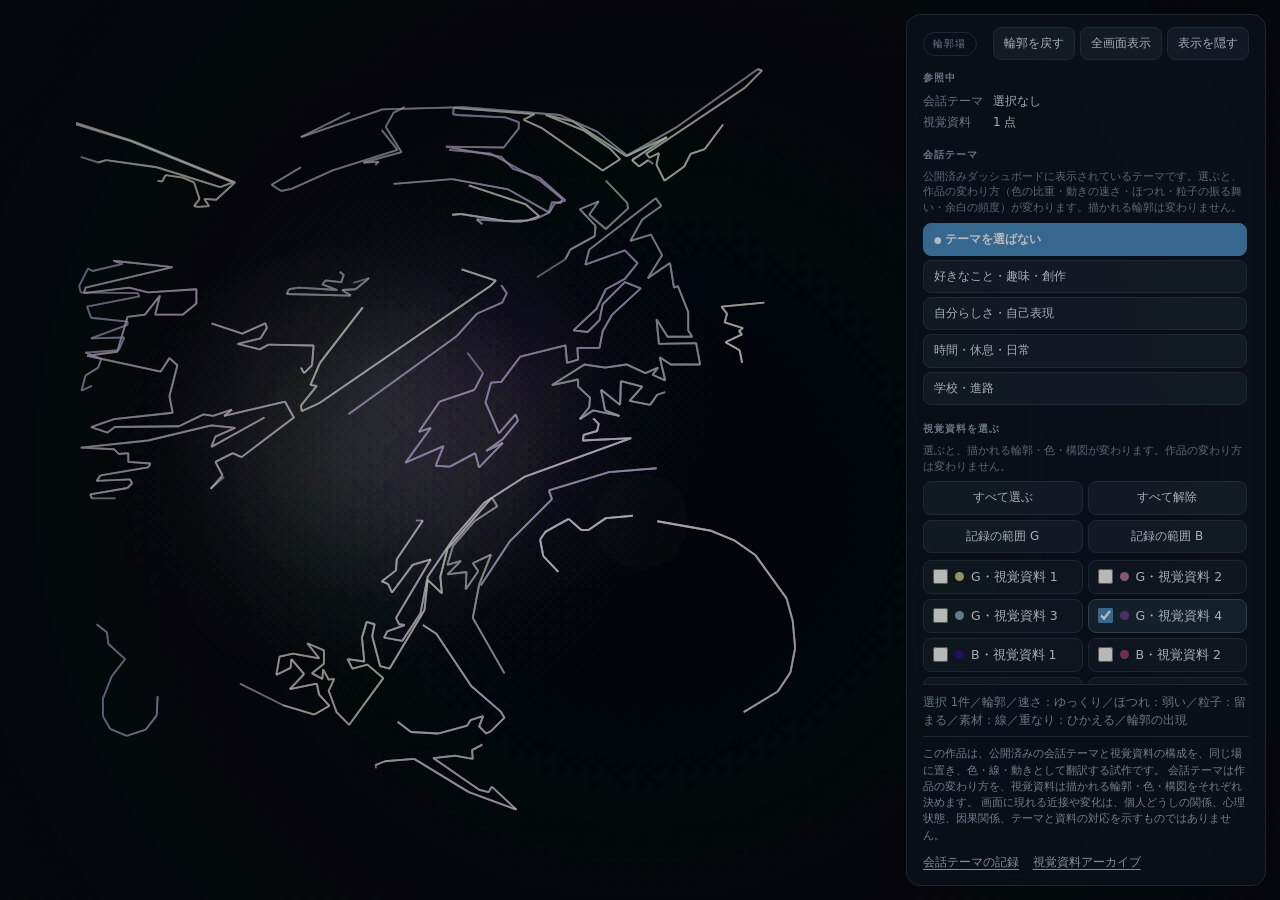
<file: docs/artwork/index.html>
<!doctype html>
<html lang="ja">
<head>
<meta charset="utf-8">
<meta name="viewport" content="width=device-width,initial-scale=1,viewport-fit=cover">
<meta name="robots" content="noindex,nofollow,noarchive">
<meta name="description" content="公開済みの会話テーマと視覚資料の構成を、色・線・動きとして翻訳するインタラクティブ作品。">
<title>輪郭場</title>
<link rel="stylesheet" href="artwork.css">
</head>
<body>
<canvas id="stage" role="img" aria-label="輪郭場の生成表示"></canvas>

<button type="button" id="reveal" class="reveal" aria-expanded="true" aria-controls="panel">操作を表示</button>

<section id="panel" class="panel" aria-label="操作">

  <!-- 画面幅768px以下でのみ表示するハンドル。タップで3段階を切り替える -->
  <button type="button" id="grab" class="grab" aria-expanded="false" aria-controls="panel">
    <span class="grab-bar" aria-hidden="true"></span>
    <span class="grab-sum" id="grabSum">操作</span>
    <span class="grab-arrow" id="grabArrow" aria-hidden="true">▲</span>
  </button>

  <div class="panel-head">
    <p class="badge">輪郭場</p>
    <div class="head-btns" id="headBtns">
      <button type="button" id="restore">輪郭を戻す</button>
      <button type="button" id="fs">全画面表示</button>
      <button type="button" id="hide" aria-controls="panel">表示を隠す</button>
    </div>
  </div>

  <!-- 画面幅768px以下でのみ表示するタブ -->
  <div class="tabs" id="tabs" role="tablist" aria-label="操作の切り替え">
    <button type="button" class="tab" id="tab-theme" data-tab="theme"
            role="tab" aria-selected="true" aria-controls="tp-theme">テーマ</button>
    <button type="button" class="tab" id="tab-material" data-tab="material"
            role="tab" aria-selected="false" aria-controls="tp-material" tabindex="-1">資料</button>
    <button type="button" class="tab" id="tab-transform" data-tab="transform"
            role="tab" aria-selected="false" aria-controls="tp-transform" tabindex="-1">変容</button>
  </div>

  <div class="rows" id="rows">

    <div class="tabpanel" id="tp-theme" data-tab="theme" aria-labelledby="tab-theme">
      <div class="row">
        <h2>参照中</h2>
        <dl id="refState" class="ref"></dl>
      </div>
      <div class="row">
        <h2 id="lblTheme">会話テーマ</h2>
        <p class="hint"><span class="wide-only">公開済みダッシュボードに表示されているテーマです。選ぶと、作品の変わり方（色の比重・動きの速さ・ほつれ・粒子の振る舞い・余白の頻度）が変わります。描かれる輪郭は変わりません。</span><span class="narrow-only">選ぶと作品の変わり方が変わります。輪郭は変わりません。</span></p>
        <div class="themes" role="group" aria-labelledby="lblTheme" id="themes"></div>
      </div>
    </div>

    <div class="tabpanel" id="tp-material" data-tab="material" aria-labelledby="tab-material">
      <div class="row">
        <h2 id="lblPick">視覚資料を選ぶ</h2>
        <p class="hint"><span class="wide-only">選ぶと、描かれる輪郭・色・構図が変わります。作品の変わり方は変わりません。</span><span class="narrow-only">選ぶと輪郭・色・構図が変わります。</span></p>
        <div class="bulk">
          <button type="button" data-bulk="all">すべて選ぶ</button>
          <button type="button" data-bulk="none">すべて解除</button>
          <button type="button" data-bulk="G">記録の範囲 G</button>
          <button type="button" data-bulk="B">記録の範囲 B</button>
        </div>
        <div class="picks" role="group" aria-labelledby="lblPick" id="picks"></div>
        <p class="hint wide-only">G と B は、記録が行われた範囲の区別です。範囲どうしを比べるための表示ではありません。</p>
      </div>
    </div>

    <div class="tabpanel" id="tp-transform" data-tab="transform" aria-labelledby="tab-transform">
      <div class="row narrow">
        <h2 id="lblMode">表現モード</h2>
        <div class="segmented" role="group" aria-labelledby="lblMode">
          <button type="button" data-mode="contour" aria-pressed="true">輪郭</button>
          <button type="button" data-mode="particle" aria-pressed="false">粒子</button>
          <button type="button" data-mode="hybrid" aria-pressed="false">混成</button>
        </div>
      </div>

      <div class="row narrow">
        <h2 id="lblSpeed">動きの速さ</h2>
        <input type="range" id="speed" min="0" max="100" value="22" step="1"
               aria-labelledby="lblSpeed" aria-valuetext="ゆっくり">
      </div>

      <div class="row narrow">
        <h2 id="lblFray">ほつれの強さ</h2>
        <input type="range" id="fray" min="0" max="100" value="32" step="1"
               aria-labelledby="lblFray" aria-valuetext="弱い">
      </div>

      <div class="row narrow">
        <h2 id="lblBeh">粒子の振る舞い</h2>
        <div class="segmented" role="group" aria-labelledby="lblBeh">
          <button type="button" data-behavior="follow" aria-pressed="false">沿う</button>
          <button type="button" data-behavior="drift" aria-pressed="false">漂う</button>
          <button type="button" data-behavior="dwell" aria-pressed="true">留まる</button>
        </div>
      </div>

      <div class="row narrow">
        <h2 id="lblMat">素材の比重</h2>
        <div class="segmented" role="group" aria-labelledby="lblMat">
          <button type="button" data-material="word" aria-pressed="false">言葉</button>
          <button type="button" data-material="line" aria-pressed="true">線</button>
          <button type="button" data-material="color" aria-pressed="false">色</button>
        </div>
      </div>

      <div class="row narrow">
        <h2 id="lblRel">線の重なり</h2>
        <div class="segmented" role="group" aria-labelledby="lblRel">
          <button type="button" data-relation="resonance" aria-pressed="false">響き合う</button>
          <button type="button" data-relation="drift" aria-pressed="false">ずれる</button>
          <button type="button" data-relation="hold" aria-pressed="true">ひかえる</button>
        </div>
      </div>

      <!-- 768px以下では「輪郭を戻す」をこの位置へ移す（artwork.js が移動する） -->
      <div class="row narrow" id="restoreSlot"></div>
    </div>

  </div>

  <!-- 768px以下の短い状態表示 -->
  <p id="stateShort" class="state-short" aria-live="polite"></p>
  <!-- 詳細状態。768px以下では「詳細」ボタンで開閉する -->
  <p id="state" class="state" aria-live="polite"></p>

  <div class="foot">
    <p class="notice-short">変化や近接は、個人の関係・心理・因果・テーマと資料の対応を示しません。</p>
    <div class="foot-btns">
      <button type="button" id="detailBtn" aria-expanded="false" aria-controls="state">詳細</button>
      <button type="button" id="aboutBtn" aria-haspopup="dialog">作品について</button>
    </div>
  </div>

  <!-- 769px以上でのみ表示する全文 -->
  <p class="standing">
    この作品は、公開済みの会話テーマと視覚資料の構成を、同じ場に置き、色・線・動きとして翻訳する試作です。
    会話テーマは作品の変わり方を、視覚資料は描かれる輪郭・色・構図をそれぞれ決めます。
    画面に現れる近接や変化は、個人どうしの関係、心理状態、因果関係、テーマと資料の対応を示すものではありません。
  </p>
  <p class="links">
    <a href="../dashboard/">会話テーマの記録</a>
    <a href="../visual-materials/">視覚資料アーカイブ</a>
  </p>
</section>

<div id="about" class="modal" hidden>
  <div class="modal-back" data-close="1"></div>
  <div class="modal-box" role="dialog" aria-modal="true" aria-labelledby="aboutTitle">
    <h2 id="aboutTitle">作品について</h2>
    <p>
      この作品は、公開済みの会話テーマと視覚資料の構成を、同じ場に置き、色・線・動きとして翻訳する試作です。
      会話テーマは作品の変わり方を、視覚資料は描かれる輪郭・色・構図をそれぞれ決めます。
      画面に現れる近接や変化は、個人どうしの関係、心理状態、因果関係、テーマと資料の対応を示すものではありません。
    </p>
    <p>
      G と B は、記録が行われた範囲の区別です。範囲どうしを比べるための表示ではありません。
    </p>
    <p class="links">
      <a href="../dashboard/">会話テーマの記録</a>
      <a href="../visual-materials/">視覚資料アーカイブ</a>
    </p>
    <button type="button" id="aboutClose" data-close="1">閉じる</button>
  </div>
</div>

<script src="artwork_renderer.js"></script>
<script src="artwork_relation_map.js"></script>
<script src="artwork_contours.js"></script>
<script src="artwork.js"></script>
</body>
</html>
</file>
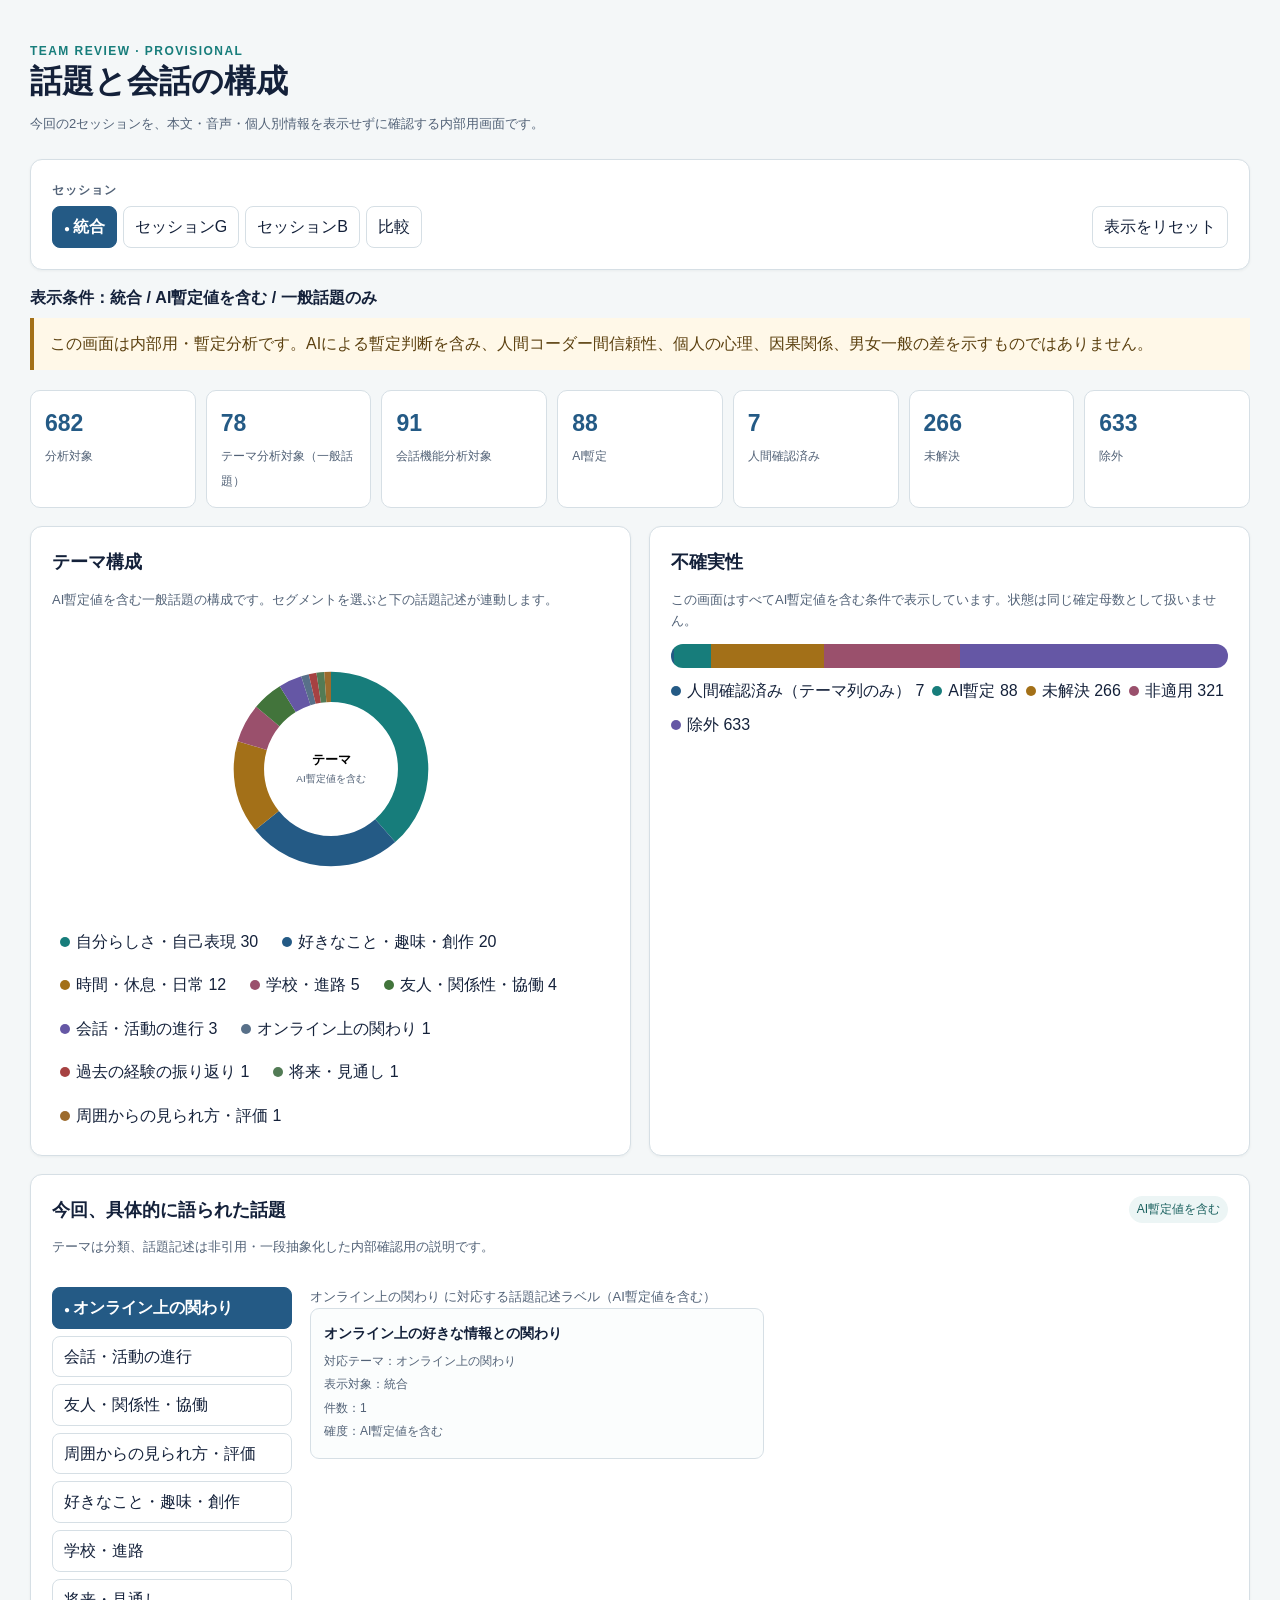
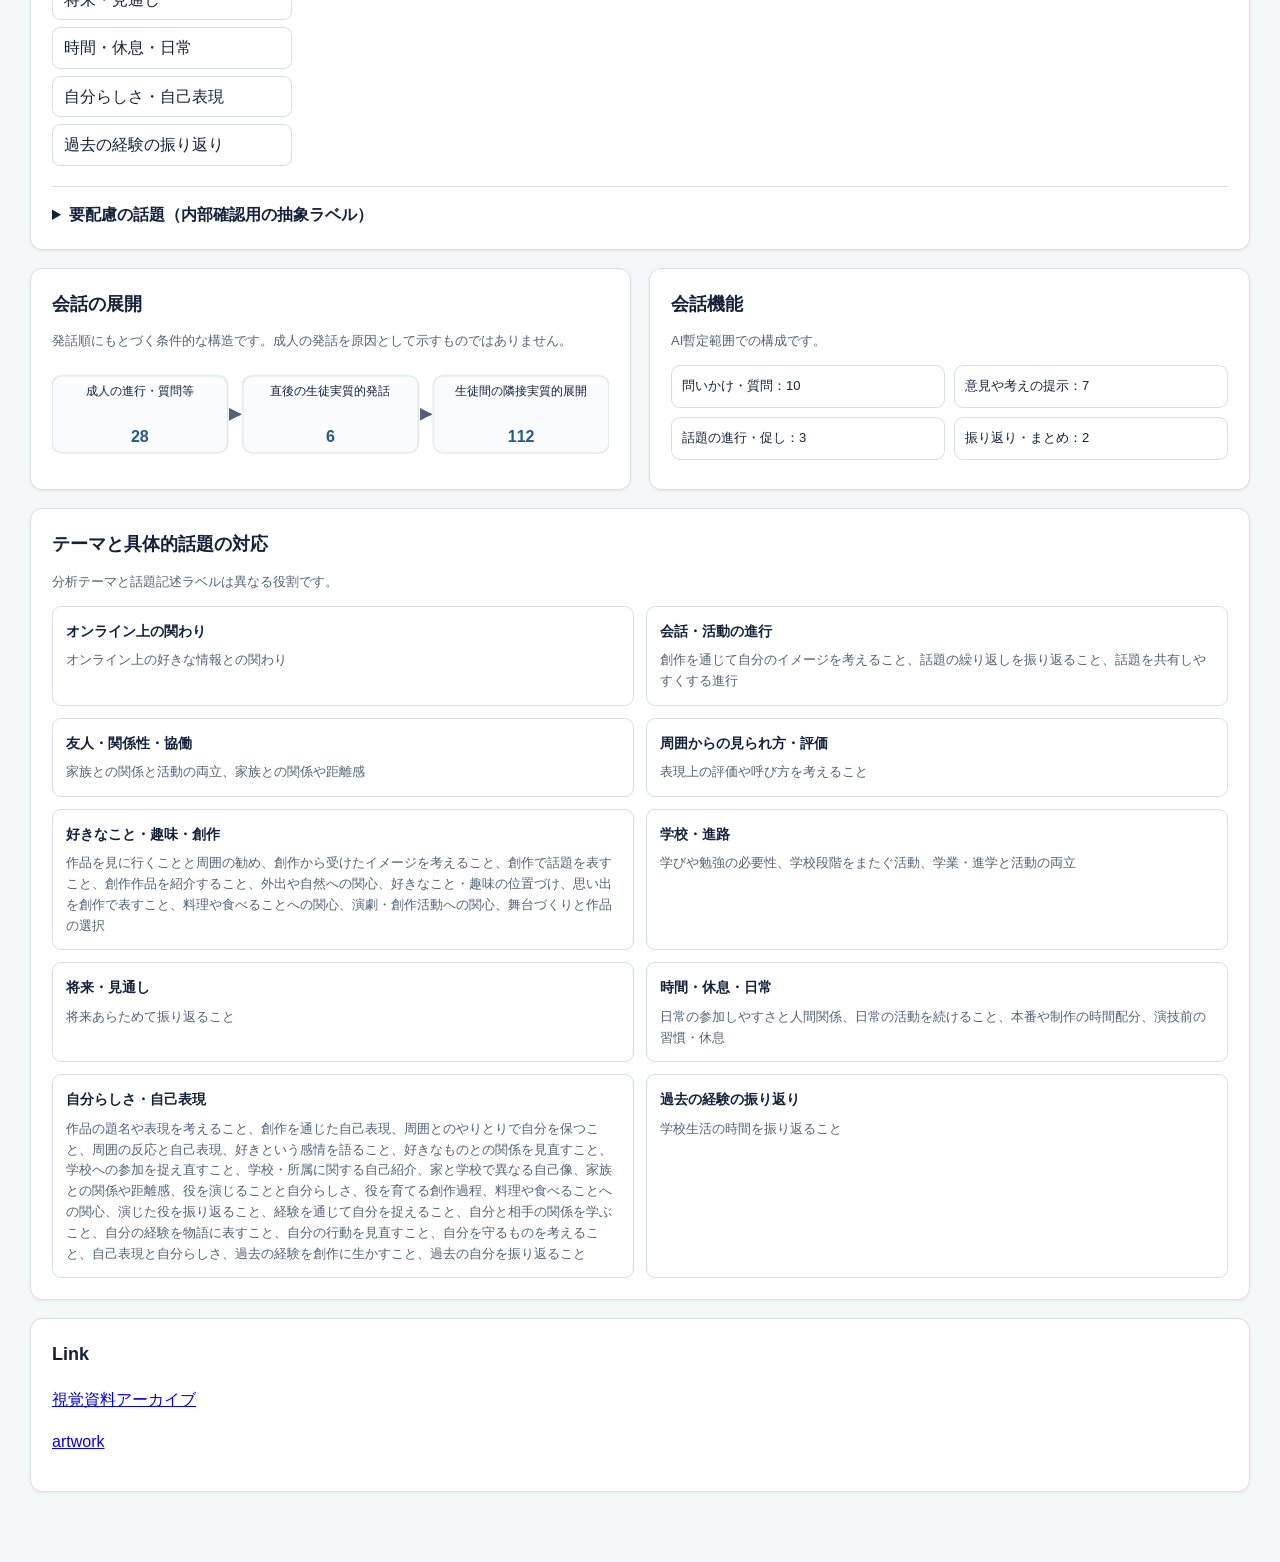
<file: docs/dashboard/index.html>
<!doctype html>
<html lang="ja">

<head>
  <meta charset="utf-8">
  <meta name="viewport" content="width=device-width,initial-scale=1">
  <meta name="robots" content="noindex,nofollow,noarchive">
  <title>内部用・話題ダッシュボード v2.3</title>
  <link rel="stylesheet" href="dashboard.css">
</head>

<body>
  <a class="skip" href="#themePanel">テーマ構成へ移動</a>
  <main>
    <header>
      <p class="eyebrow">TEAM REVIEW · PROVISIONAL</p>
      <h1>話題と会話の構成</h1>
      <p class="sub">今回の2セッションを、本文・音声・個人別情報を表示せずに確認する内部用画面です。</p>
    </header>

    <section class="controls panel" aria-label="表示条件">
      <div>
        <h2 id="lblSession">セッション</h2>
        <div class="segmented" role="group" aria-labelledby="lblSession">
          <button type="button" data-session="all" aria-pressed="true">統合</button>
          <button type="button" data-session="G" aria-pressed="false">セッションG</button>
          <button type="button" data-session="B" aria-pressed="false">セッションB</button>
          <button type="button" data-session="compare" aria-pressed="false">比較</button>
        </div>
      </div>
      <button type="button" id="reset" class="reset">表示をリセット</button>
    </section>

    <p id="condition" class="condition"></p>
    <p class="notice">この画面は内部用・暫定分析です。AIによる暫定判断を含み、人間コーダー間信頼性、個人の心理、因果関係、男女一般の差を示すものではありません。</p>

    <section id="overview" class="cards" aria-label="概要"></section>

    <section class="layout">
      <article class="panel" id="themePanel" tabindex="-1">
        <h2>テーマ構成</h2>
        <p id="themeNote" class="small"></p>
        <div id="themeChart" class="chart" aria-live="polite"></div>
        <div id="themeLegend" class="legend"></div>
      </article>
      <article class="panel">
        <h2>不確実性</h2>
        <p class="small">この画面はすべてAI暫定値を含む条件で表示しています。状態は同じ確定母数として扱いません。</p>
        <div id="statusChart" class="stack"></div>
        <div id="statusLegend" class="legend"></div>
      </article>
    </section>

    <section class="panel topics">
      <div class="section-head">
        <div>
          <h2>今回、具体的に語られた話題</h2>
          <p class="small">テーマは分類、話題記述は非引用・一段抽象化した内部確認用の説明です。</p>
        </div>
        <span class="badge">AI暫定値を含む</span>
      </div>
      <div class="topic-browser">
        <nav id="themeList" aria-label="テーマ一覧"></nav>
        <div>
          <div id="topicHint" class="small" aria-live="polite"></div>
          <div id="topicCards" class="topic-cards"></div>
          <button type="button" id="more" class="more">さらに表示</button>
        </div>
      </div>
      <details class="restricted">
        <summary>要配慮の話題（内部確認用の抽象ラベル）</summary>
        <p class="small">要配慮の話題は抽象ラベルで表示しています。発話本文、引用、話者、時刻、具体的な経緯は表示しません。</p>
        <div id="restrictedCards"></div>
      </details>
    </section>

    <section class="layout">
      <article class="panel">
        <h2>会話の展開</h2>
        <p class="small">発話順にもとづく条件的な構造です。成人の発話を原因として示すものではありません。</p>
        <div id="flow"></div>
      </article>
      <article class="panel">
        <h2>会話機能</h2>
        <p class="small">AI暫定範囲での構成です。</p>
        <div id="functions" class="function-list"></div>
      </article>
    </section>

    <section class="panel topics">
      <h2>テーマと具体的話題の対応</h2>
      <p class="small">分析テーマと話題記述ラベルは異なる役割です。</p>
      <div id="mapping" class="mapping"></div>
    </section>
    <section class="panel topics">
      <h2>Link</h2>
      <article class="topics">
        <p><a href="../visual-materials/">視覚資料アーカイブ</a></p>
        <p><a href="../artwork/">artwork</a></p>
      </article>
    </section>
  </main>
  <script src="dashboard_data.js"></script>
  <script src="dashboard.js"></script>
</body>

</html>
</file>
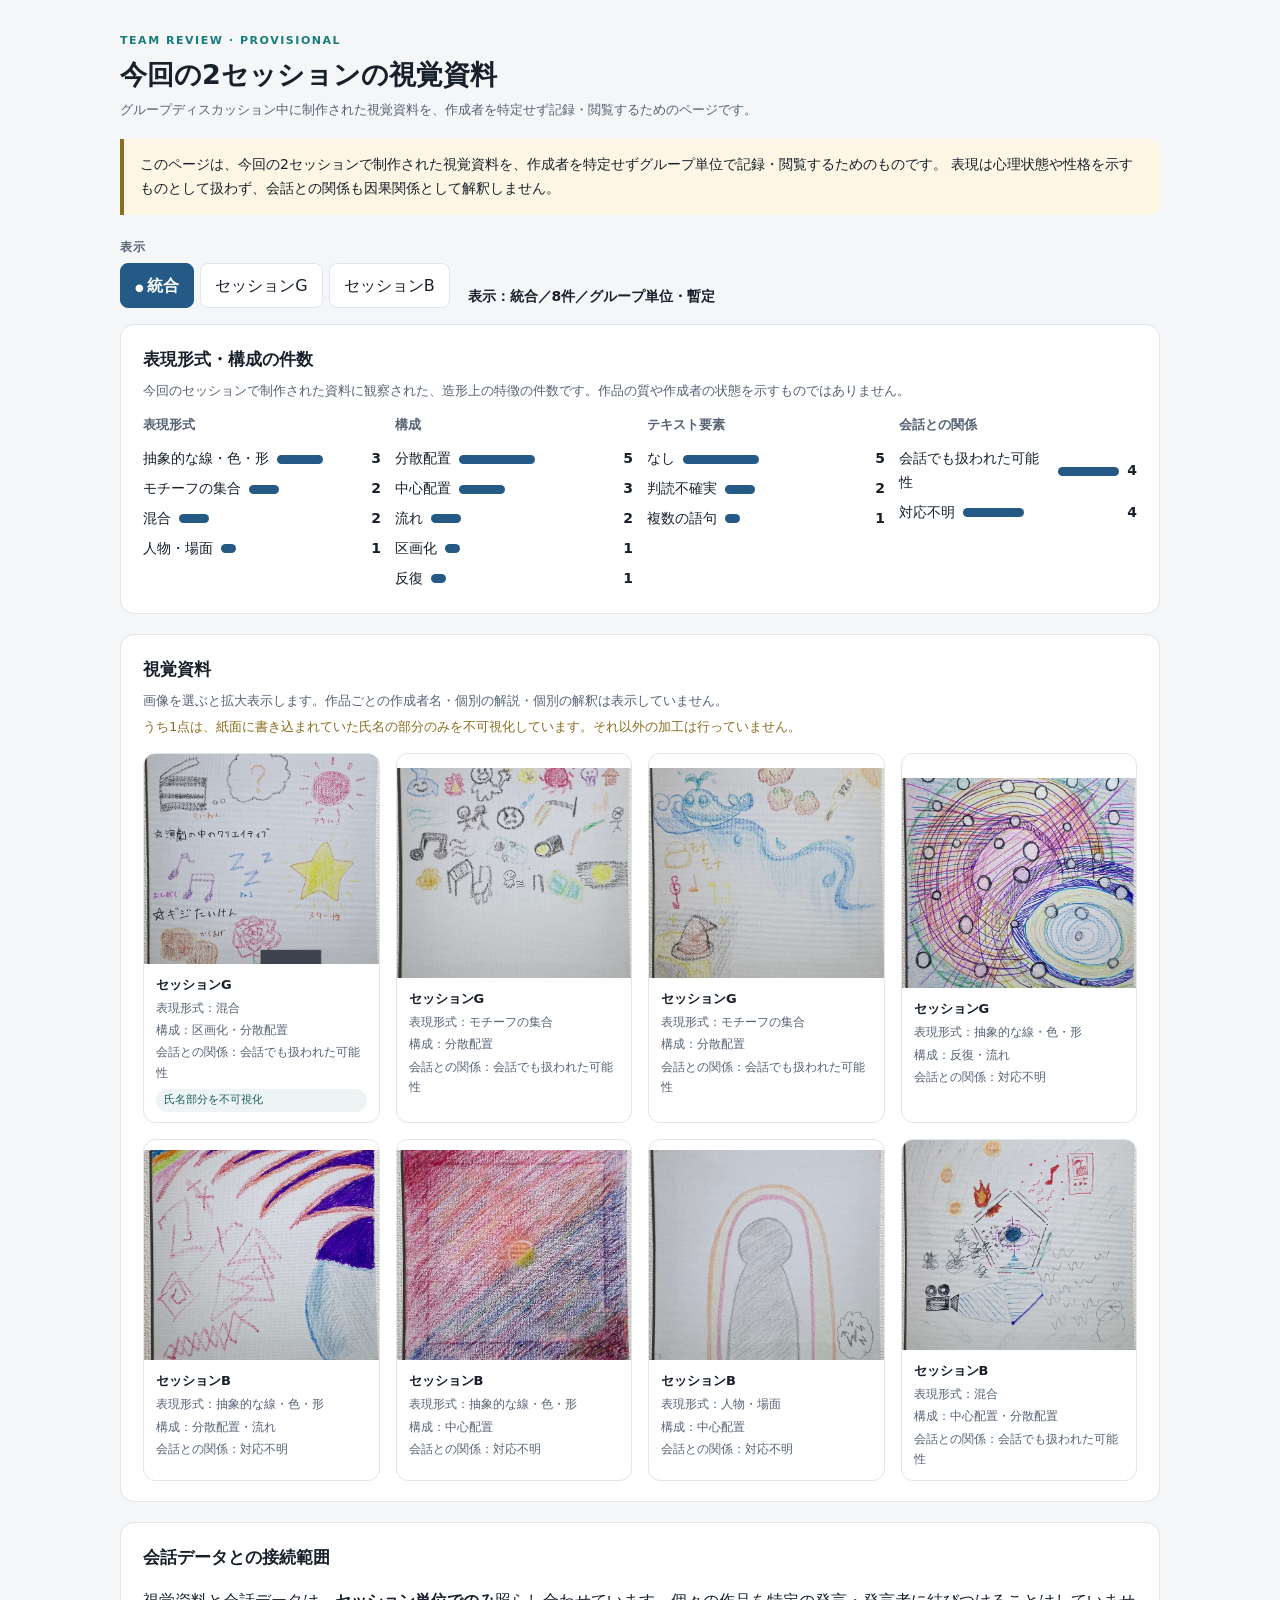
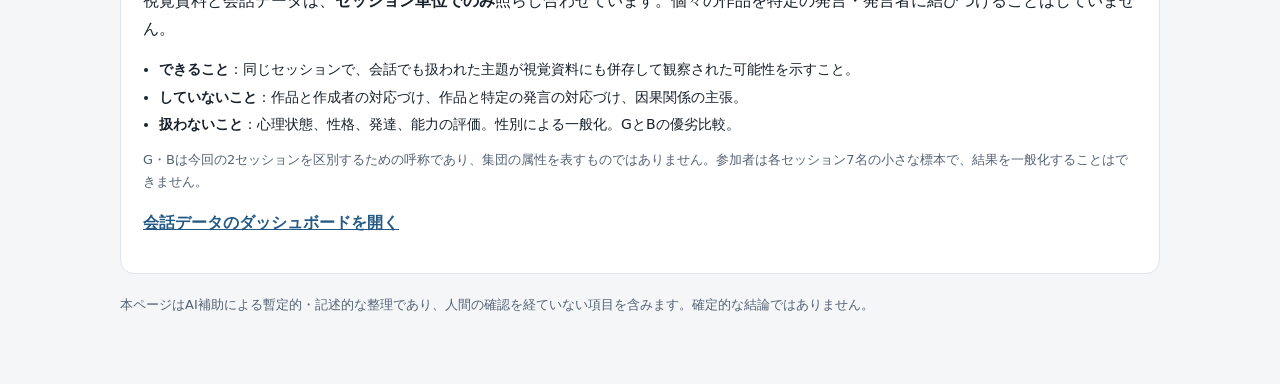
<file: docs/visual-materials/index.html>
<!doctype html>
<html lang="ja">
<head>
<meta charset="utf-8">
<meta name="viewport" content="width=device-width,initial-scale=1">
<meta name="robots" content="noindex,nofollow,noarchive">
<title>視覚資料アーカイブ</title>
<link rel="stylesheet" href="visual.css">
</head>
<body>
<a class="skip" href="#gallery">ギャラリーへ移動</a>
<main>
  <header>
    <p class="eyebrow">TEAM REVIEW · PROVISIONAL</p>
    <h1>今回の2セッションの視覚資料</h1>
    <p class="sub">グループディスカッション中に制作された視覚資料を、作成者を特定せず記録・閲覧するためのページです。</p>
  </header>

  <p class="standing-notice">
    このページは、今回の2セッションで制作された視覚資料を、作成者を特定せずグループ単位で記録・閲覧するためのものです。
    表現は心理状態や性格を示すものとして扱わず、会話との関係も因果関係として解釈しません。
  </p>

  <section class="controls" aria-label="表示条件">
    <div>
      <h2 id="lblGroup">表示</h2>
      <div class="segmented" role="group" aria-labelledby="lblGroup">
        <button type="button" data-view="all" aria-pressed="true">統合</button>
        <button type="button" data-view="G" aria-pressed="false">セッションG</button>
        <button type="button" data-view="B" aria-pressed="false">セッションB</button>
      </div>
    </div>
    <p id="condition" class="condition"></p>
  </section>

  <section class="panel" aria-label="集計">
    <h2>表現形式・構成の件数</h2>
    <p class="small">今回のセッションで制作された資料に観察された、造形上の特徴の件数です。作品の質や作成者の状態を示すものではありません。</p>
    <div id="tallies" class="tallies" aria-live="polite"></div>
  </section>

  <section class="panel">
    <h2 id="galleryHead">視覚資料</h2>
    <p class="small">画像を選ぶと拡大表示します。作品ごとの作成者名・個別の解説・個別の解釈は表示していません。</p>
    <p class="small redaction-note">うち1点は、紙面に書き込まれていた氏名の部分のみを不可視化しています。それ以外の加工は行っていません。</p>
    <div id="gallery" class="gallery" tabindex="-1" aria-live="polite"></div>
  </section>

  <section class="panel">
    <h2>会話データとの接続範囲</h2>
    <p>視覚資料と会話データは、<strong>セッション単位でのみ</strong>照らし合わせています。個々の作品を特定の発言・発言者に結びつけることはしていません。</p>
    <ul class="scope-list">
      <li><b>できること</b>：同じセッションで、会話でも扱われた主題が視覚資料にも併存して観察された可能性を示すこと。</li>
      <li><b>していないこと</b>：作品と作成者の対応づけ、作品と特定の発言の対応づけ、因果関係の主張。</li>
      <li><b>扱わないこと</b>：心理状態、性格、発達、能力の評価。性別による一般化。GとBの優劣比較。</li>
    </ul>
    <p class="small">G・Bは今回の2セッションを区別するための呼称であり、集団の属性を表すものではありません。参加者は各セッション7名の小さな標本で、結果を一般化することはできません。</p>
    <p><a class="link-out" href="../dashboard/">会話データのダッシュボードを開く</a></p>
  </section>

  <footer>
    <p class="small">本ページはAI補助による暫定的・記述的な整理であり、人間の確認を経ていない項目を含みます。確定的な結論ではありません。</p>
  </footer>
</main>

<div id="lightbox" class="lightbox" hidden role="dialog" aria-modal="true" aria-label="拡大表示">
  <button type="button" id="lbClose" class="lb-close" aria-label="閉じる">×</button>
  <button type="button" id="lbPrev" class="lb-nav lb-prev" aria-label="前の資料">‹</button>
  <img id="lbImg" alt="">
  <button type="button" id="lbNext" class="lb-nav lb-next" aria-label="次の資料">›</button>
  <p id="lbCaption" class="lb-caption"></p>
</div>

<script src="visual_data.js"></script>
<script src="visual.js"></script>
</body>
</html>
</file>
<file: docs/artwork/artwork.css>
:root{--ink:#e9eef5;--muted:#93a1b3;--line:#2b3543;--panel:#0f1620e6;--sel:#4a8fc4;
  --side-w:360px}   /* サイドバーの幅。artwork.js が作品の中心位置に反映する */
*{box-sizing:border-box}
html,body{height:100%}
body{margin:0;background:#070a0e;color:var(--ink);overflow:hidden;
  font:14px/1.6 "Hiragino Kaku Gothic ProN","Yu Gothic",Meiryo,system-ui,sans-serif}
#stage{position:fixed;inset:0;width:100dvw;height:100dvh;display:block;background:#070a0e}

.reveal{position:fixed;top:14px;right:14px;z-index:30;display:none;
  background:var(--panel);color:var(--ink);border:1px solid var(--line);
  border-radius:10px;padding:9px 14px;font:inherit;cursor:pointer;backdrop-filter:blur(6px)}
body.ui-hidden .reveal{display:block}
body.ui-hidden .panel{display:none}

.panel{position:fixed;top:14px;right:14px;bottom:14px;z-index:20;width:var(--side-w);
  background:var(--panel);border:1px solid var(--line);border-radius:14px;
  padding:12px 16px 14px;backdrop-filter:blur(8px);opacity:.72;transition:opacity .25s ease;
  display:flex;flex-direction:column}
.panel:hover,.panel:focus-within{opacity:1}
.panel-head{display:flex;align-items:center;gap:8px;flex-wrap:wrap;margin-bottom:10px;flex:0 0 auto}
.badge{margin:0;font-size:10px;letter-spacing:.12em;color:#8aa2b8;
  border:1px solid var(--line);border-radius:99px;padding:3px 9px}
.head-btns{margin-left:auto;display:flex;gap:5px;flex-wrap:wrap}
.rows{display:flex;flex-direction:column;gap:14px;align-items:stretch;
  overflow:auto;min-height:0;flex:1 1 auto;padding-right:2px}
.row{flex:0 0 auto;min-width:0}
.row.narrow{flex:0 0 auto}
.panel h2{font-size:10px;letter-spacing:.1em;color:var(--muted);margin:0 0 6px;font-weight:700}
.hint{margin:0 0 7px;font-size:10.5px;line-height:1.5;color:#7f8b9b}
.ref{display:grid;grid-template-columns:auto 1fr;gap:2px 10px;margin:0;font-size:12px}
.ref dt{color:var(--muted)}
.ref dd{margin:0}
.themes{display:grid;grid-template-columns:1fr;gap:4px;max-height:184px;overflow:auto}
.themes button{font:inherit;font-size:12px;text-align:left;background:#18222f;color:var(--ink);
  border:1px solid var(--line);border-radius:8px;padding:6px 10px;cursor:pointer}
.themes button:hover{border-color:var(--sel)}
.themes button[aria-pressed=true]{background:var(--sel);border-color:var(--sel);color:#fff;font-weight:700}
.themes button[aria-pressed=true]::before{content:"● ";font-size:9px}
button{font:inherit}
.bulk{display:grid;grid-template-columns:repeat(2,1fr);gap:5px;margin-bottom:7px}
.bulk button,.head-btns button,.segmented button{background:#18222f;color:var(--ink);
  border:1px solid var(--line);border-radius:8px;padding:6px 10px;cursor:pointer;font-size:12px}
.bulk button:hover,.head-btns button:hover,.segmented button:hover{border-color:var(--sel)}
.segmented{display:flex;gap:5px;flex-wrap:wrap}
.segmented button{padding:7px 13px;font-size:13px}
.segmented button[aria-pressed=true]{background:var(--sel);border-color:var(--sel);color:#fff;font-weight:700}
.segmented button[aria-pressed=true]::before{content:"● ";font-size:9px}
.picks{display:grid;grid-template-columns:repeat(2,1fr);gap:5px}
.pick{display:flex;align-items:center;gap:7px;background:#141d28;border:1px solid var(--line);
  border-radius:8px;padding:6px 9px;cursor:pointer;font-size:12.5px}
.pick:hover{border-color:var(--sel)}
.pick input{accent-color:var(--sel);width:15px;height:15px;margin:0;cursor:pointer}
.pick .sw{width:9px;height:9px;border-radius:99px;flex:0 0 auto}
.pick:has(input:checked){background:#1b2a3a;border-color:#37556f}
input[type=range]{-webkit-appearance:none;appearance:none;width:100%;height:22px;
  background:transparent;cursor:pointer;margin:0;display:block}
input[type=range]::-webkit-slider-runnable-track{height:4px;border-radius:99px;background:#26303d}
input[type=range]::-webkit-slider-thumb{-webkit-appearance:none;width:15px;height:15px;
  border-radius:99px;background:var(--sel);border:2px solid #0f1620;margin-top:-6px}
input[type=range]::-moz-range-track{height:4px;border-radius:99px;background:#26303d}
input[type=range]::-moz-range-thumb{width:13px;height:13px;border-radius:99px;
  background:var(--sel);border:2px solid #0f1620}
.state{margin:0;padding:8px 0 0;font-size:11.5px;color:var(--muted);flex:0 0 auto;
  border-top:1px solid var(--line)}   /* スクロール域との境界を示す */
/* 常時表示。サイドバーでは縦に長くなるため、高さを抑えて内部スクロールにする */
.standing{margin:7px 0 0;font-size:10.5px;line-height:1.55;color:#9fadbd;
  border-top:1px solid var(--line);padding-top:8px;flex:0 0 auto;
  max-height:170px;overflow:auto}
:focus-visible{outline:3px solid var(--sel);outline-offset:2px}

/* ---- 769px以上：追加要素を出さず、既存のサイドバー構成をそのまま使う ---- */
.tabpanel{display:contents}
.narrow-only{display:none}
.grab,.tabs,.state-short,.foot{display:none}
#restoreSlot{display:none}
@media(min-width:769px) and (max-width:860px){
  /* 狭い画面ではサイドバーが画面を占有するため、下部シートに戻す */
  .panel{top:auto;left:8px;right:8px;bottom:8px;width:auto;padding:10px 12px 12px;max-height:58dvh}
  .rows{gap:12px}
  .picks{grid-template-columns:repeat(2,1fr)}
  .standing{font-size:10.5px;max-height:110px}
  .reveal{top:auto;left:8px;bottom:8px;right:auto}
}
@media(prefers-reduced-motion:reduce){*,*::before,*::after{transition:none!important;animation:none!important}}



/* ================= 狭い画面／低い画面：下部シート =================
   横向きのスマートフォン（例 844x390）も対象にする。
   デスクトップの広い画面は対象外。 */
@media(max-width:768px),(max-height:540px) and (max-width:1024px){
  :root{--sheet-pad:12px;--safe-b:env(safe-area-inset-bottom,0px)}

  /* 背後の Canvas は常に全画面のまま描画を続ける */
  .panel{
    top:auto; left:0; right:0; bottom:0; width:auto; max-height:none;
    border-radius:16px 16px 0 0; border-left:0; border-right:0; border-bottom:0;
    opacity:1;                                  /* 触れなくても読めるようにする */
    padding:0 var(--sheet-pad) calc(var(--sheet-pad) + var(--safe-b));
    height:var(--sheet-h,48dvh);
    transition:height .22s ease;
    overscroll-behavior:contain;
  }
  body.sheet-collapsed .panel{height:auto}
  /* 通常時は48dvh。画面が低い端末でも操作が1段は見えるよう下限を置く */
  body.sheet-normal    .panel{--sheet-h:min(82dvh,max(48dvh,330px))}
  body.sheet-full      .panel{--sheet-h:82dvh}
  body.sheet-dragging  .panel{transition:none}

  /* ---- ハンドル：折りたたみ時はこれと状態要約だけを見せる ---- */
  .grab{
    display:grid; grid-template-columns:1fr auto; align-items:center; gap:8px;
    width:calc(100% + var(--sheet-pad)*2); margin:0 calc(var(--sheet-pad)*-1);
    padding:8px var(--sheet-pad) 6px; min-height:44px;
    background:transparent; border:0; color:var(--ink);
    font:inherit; text-align:left; cursor:pointer; touch-action:none;
  }
  .grab-bar{
    grid-column:1 / -1; justify-self:center;
    width:42px; height:4px; border-radius:99px; background:#3c4a5c; margin-bottom:5px;
  }
  .grab-sum{font-size:12.5px; color:var(--ink); line-height:1.35;
    overflow:hidden; text-overflow:ellipsis; display:-webkit-box;
    -webkit-line-clamp:2; -webkit-box-orient:vertical}
  .grab-arrow{grid-column:2; font-size:11px; color:var(--muted); transition:transform .2s ease}
  body.sheet-full .grab-arrow{transform:rotate(180deg)}
  /* 展開中はつまみだけにして、操作欄の高さを稼ぐ */
  body:not(.sheet-collapsed) .grab{min-height:44px; padding:4px var(--sheet-pad); align-content:center}
  body:not(.sheet-collapsed) .grab-sum{display:none}
  body:not(.sheet-collapsed) .grab-bar{margin-bottom:0}

  /* 折りたたみ時に隠すもの */
  body.sheet-collapsed .panel-head,
  body.sheet-collapsed .tabs,
  body.sheet-collapsed .rows,
  body.sheet-collapsed .state-short,
  body.sheet-collapsed .state,
  body.sheet-collapsed .foot{display:none}

  .panel-head{display:none}
  #restoreSlot button{min-height:44px;width:100%}

  /* ---- タブ ---- */
  .tabs{display:grid; grid-template-columns:repeat(3,1fr); gap:6px; flex:0 0 auto; margin:2px 0 8px}
  .tab{min-height:44px; padding:9px 8px; font-size:13.5px; font-weight:700;
    background:#18222f; color:var(--muted); border:1px solid var(--line);
    border-radius:10px; cursor:pointer}
  .tab[aria-selected=true]{background:var(--sel); border-color:var(--sel); color:#fff}
  .tab[aria-selected=true]::before{content:"● "; font-size:9px}

  /* ---- スクロールするのは現在のタブの中身だけ ---- */
  .tabpanel{display:block; min-width:0}
  /* 「参照中」は下部の状態要約と同じ内容なので、操作領域を空けるため出さない */
  #tp-theme > .row:first-child{display:none}
  .tabpanel[hidden]{display:none}
  .rows{gap:0; padding-right:0; -webkit-overflow-scrolling:touch; overscroll-behavior:contain}
  .row{margin-bottom:12px}
  .row:last-child{margin-bottom:0}
  .panel h2{font-size:11px; margin-bottom:6px}
  /* タブ見出しと重複する小見出しは、読み上げ用に残して視覚的にだけ省く */
  #lblTheme,#lblPick{position:absolute; width:1px; height:1px; margin:-1px;
    padding:0; overflow:hidden; clip-path:inset(50%); white-space:nowrap}
  .hint{font-size:10.5px; margin-bottom:6px}
  /* 狭い画面では短い説明に差し替える。全文は「作品について」にある */
  .wide-only{display:none}
  .narrow-only{display:inline}
  p.hint.wide-only{display:none}

  /* 二重スクロールを作らない */
  .themes{max-height:none; overflow:visible; gap:6px}
  .themes button{min-height:44px; padding:10px 12px; font-size:14px}

  /* ---- タッチ対象 ---- */
  .bulk{grid-template-columns:1fr 1fr; gap:6px; margin-bottom:10px}
  .bulk button{min-height:44px; font-size:13px}
  .segmented{gap:6px}
  .segmented button{min-height:44px; min-width:44px; flex:1 1 auto; padding:10px 8px; font-size:14px}
  .picks{grid-template-columns:1fr; gap:6px}
  .pick{min-height:44px; padding:9px 12px; font-size:14px; gap:10px}
  .pick input{width:22px; height:22px}
  .pick .sw{width:11px; height:11px}
  .pick:has(input:checked){border-color:var(--sel); border-width:2px; padding:8px 11px}
  .pick:has(input:checked) span{font-weight:700}
  /* スライダーの操作域を縦44px以上にする */
  input[type=range]{height:44px}
  input[type=range]::-webkit-slider-thumb{width:22px; height:22px; margin-top:-9px}
  input[type=range]::-moz-range-thumb{width:20px; height:20px}

  /* ---- 状態表示 ---- */
  .state-short{display:block; flex:0 0 auto; margin:0; padding:7px 0 0;
    border-top:1px solid var(--line); font-size:12px; color:var(--ink); line-height:1.42;
    white-space:pre-line}
  .state{font-size:11px; padding:6px 0 0; border-top:0; color:var(--muted)}
  .state[hidden]{display:none}

  /* ---- 短い注意書きと「作品について」 ---- */
  /* 注意書きは常時1行分の帯として置き、操作列は1段に収める */
  .foot{display:flex; flex-direction:column; align-items:stretch; gap:5px; flex:0 0 auto;
    margin-top:6px; padding-top:6px; border-top:1px solid var(--line)}
  .notice-short{margin:0; font-size:10px; line-height:1.35; color:#9fadbd}
  .foot-btns{display:grid; grid-template-columns:repeat(4,1fr); gap:4px}
  .foot-btns button{min-height:44px; min-width:44px; padding:6px 4px; font-size:11px;
    background:#18222f; color:var(--ink); border:1px solid var(--line);
    border-radius:8px; cursor:pointer; white-space:nowrap; overflow:hidden; text-overflow:ellipsis}

  /* 全文とリンクはモーダルへ移す */
  .panel > .standing, .panel > .links{display:none}

  .reveal{top:auto; left:10px; bottom:calc(10px + var(--safe-b)); right:auto; min-height:44px}
}
/* 低い横向き画面では、通常時の高さを抑えて作品を見せる */
@media(max-height:540px) and (max-width:1024px){
  /* 画面が低いぶん高さを取り、横幅を使って2列に並べる */
  body.sheet-normal .panel{--sheet-h:70dvh}
  body.sheet-full   .panel{--sheet-h:92dvh}
  .picks{grid-template-columns:1fr 1fr}
  .themes{grid-template-columns:1fr 1fr}
  .bulk{grid-template-columns:repeat(4,1fr)}
  /* 横に余裕があるので、注意書き・状態・操作列を横並びにして縦を節約する */
  .foot{flex-direction:row; align-items:center; gap:8px}
  .notice-short{flex:1 1 auto; min-width:0}
  .foot-btns{grid-template-columns:repeat(4,auto); flex:0 0 auto}
  .state-short{white-space:normal}
  .segmented button{flex:0 1 auto; min-width:44px}
  .panel h2{margin-bottom:4px}
  .hint{margin-bottom:4px}
}

/* ================= 「作品について」モーダル ================= */
.modal{position:fixed; inset:0; z-index:60; display:grid; place-items:center; padding:16px}
.modal[hidden]{display:none}
.modal-back{position:absolute; inset:0; background:#03060acc; backdrop-filter:blur(3px)}
.modal-box{position:relative; max-width:min(560px,100%); max-height:84dvh; overflow:auto;
  background:#101924; border:1px solid var(--line); border-radius:14px;
  padding:18px 18px calc(18px + env(safe-area-inset-bottom,0px)); overscroll-behavior:contain}
.modal-box h2{margin:0 0 10px; font-size:13px; letter-spacing:.08em; color:var(--muted)}
.modal-box p{margin:0 0 12px; font-size:13px; line-height:1.7; color:var(--ink)}
.modal-box .links{margin:0 0 14px}
#aboutClose{min-height:44px; width:100%; padding:11px; font:inherit; font-size:14px;
  background:#18222f; color:var(--ink); border:1px solid var(--line);
  border-radius:10px; cursor:pointer}
#aboutClose:hover{border-color:var(--sel)}

/* 公開ページの補助 */
.links { display:flex; flex-wrap:wrap; gap:.85rem; margin:.6rem 0 0; }
.links a { color:#b9c4d6; font-size:.72rem; text-decoration:underline; text-underline-offset:3px; }
.links a:hover, .links a:focus-visible { color:#fff; }
@media(max-width:768px),(max-height:540px) and (max-width:1024px){ .modal-box .links a{font-size:13px; min-height:44px; display:inline-flex; align-items:center} }
</file>
<file: docs/dashboard/dashboard.css>
:root{
  --ink:#14213a; --muted:#526277; --paper:#f4f7f8; --card:#fff; --line:#d6dfe5;
  --blue:#245a85; --teal:#177d7b; --gold:#a37018; --rose:#9a506c; --violet:#6557a5;
  --green:#42743b; --focus:#f59e0b;
  --gcol:#245a85; --bcol:#9a506c;
}
*{box-sizing:border-box}
body{margin:0;background:var(--paper);color:var(--ink);
  font-family:-apple-system,BlinkMacSystemFont,"Hiragino Sans",sans-serif;line-height:1.6}
main{max-width:1280px;margin:auto;padding:42px 30px 70px}
h1{font-size:32px;line-height:1.25;margin:0 0 7px}
h2{font-size:18px;margin:0 0 12px}
.eyebrow{color:var(--teal);font-size:12px;font-weight:800;letter-spacing:.12em;margin:0}
.sub,.small{font-size:13px;color:var(--muted)}
.skip{position:absolute;left:-9999px}
.skip:focus{left:8px;top:8px;z-index:9;background:#fff;padding:8px 12px;border:2px solid var(--blue);border-radius:8px}
.panel{background:var(--card);border:1px solid var(--line);border-radius:12px;padding:21px;box-shadow:0 1px 3px #15202b0d}
.controls{display:flex;align-items:end;gap:28px;margin-top:24px;flex-wrap:wrap}
.controls h2{font-size:12px;text-transform:uppercase;letter-spacing:.08em;color:var(--muted);margin-bottom:6px}
.segmented{display:flex;flex-wrap:wrap;gap:6px}
.segmented button,.reset,.more,.theme-button{font:inherit;border:1px solid var(--line);border-radius:8px;
  background:#fff;color:var(--ink);cursor:pointer;min-height:38px;padding:7px 11px}
.segmented button[aria-pressed=true],.theme-button.active{background:var(--blue);border-color:var(--blue);color:#fff;font-weight:700}
.segmented button[aria-pressed=true]::before,.theme-button.active::before{content:"● ";font-size:10px}
.reset{margin-left:auto}
.reset:hover,.more:hover,.theme-button:hover{border-color:var(--blue)}
button:focus-visible,summary:focus-visible,[tabindex]:focus-visible{outline:3px solid var(--focus);outline-offset:2px}
.condition{font-weight:700;margin:15px 0 8px}
.notice{border-left:4px solid var(--gold);background:#fff8e8;color:#5c4110;padding:13px 16px;margin:0 0 20px}
.cards{display:grid;grid-template-columns:repeat(7,minmax(0,1fr));gap:10px}
.card{background:var(--card);border:1px solid var(--line);border-radius:10px;padding:14px}
.card b{font-size:23px;display:block;color:var(--blue)}
.card span{font-size:12px;color:var(--muted)}
.card.bump b{animation:bump .28s ease}
@keyframes bump{from{opacity:.25;transform:translateY(-4px)}to{opacity:1;transform:none}}
.layout{display:grid;grid-template-columns:1fr 1fr;gap:18px;margin-top:18px}

/* ---- テーマ構成：ドーナツ ---- */
.chart{min-height:290px}
.chart.donut-mode{display:grid;place-items:center;position:relative;z-index:0}
.legend{position:relative;z-index:1}
.donut{width:250px;height:250px;overflow:visible}
.donut .seg{fill:none;stroke-linecap:butt;cursor:pointer;
  transition:stroke-width .2s ease,opacity .2s ease}
.donut .seg:hover{opacity:.85}
.donut .seg.selected{stroke-width:46}
.donut .seg:focus-visible{outline:3px solid var(--focus);outline-offset:2px}
.donut.draw .seg{animation:sweep .72s cubic-bezier(.2,.7,.3,1) both}
@keyframes sweep{from{stroke-dashoffset:var(--len)}to{stroke-dashoffset:var(--off)}}
.donut .sel-ring{fill:none;stroke:var(--ink);stroke-width:2;stroke-dasharray:3 4;opacity:.65}

/* ---- テーマ構成：比較横棒（v2 の表示不具合の修正箇所） ---- */
.chart.compare-mode{display:block;place-items:initial;width:100%;padding-top:4px}
.compare-head{display:grid;grid-template-columns:168px 1fr;gap:12px;align-items:center;
  font-size:12px;color:var(--muted);margin-bottom:6px}
.compare-key{display:flex;gap:14px}
.compare-key span{display:inline-flex;align-items:center;gap:5px}
.swatch{width:22px;height:11px;border-radius:3px;border:1px solid #0002;display:inline-block}
.swatch.g{background:var(--gcol)}
.swatch.b{background:var(--bcol);background-image:repeating-linear-gradient(45deg,#fff6 0 3px,#0000 3px 6px)}
.bar-row{display:grid;grid-template-columns:168px minmax(0,1fr) auto;gap:12px;align-items:center;
  margin:7px 0;font-size:13px;width:100%;padding:3px 4px;border-radius:8px;cursor:pointer;
  border:1px solid transparent}
.bar-row:hover{background:#f3f8fa}
.bar-row.selected{background:#eef5f9;border-color:var(--blue)}
.bar-row:focus-visible{outline:3px solid var(--focus);outline-offset:1px}
.bar-row .rowlabel{overflow-wrap:anywhere}
.bar-group{display:grid;gap:5px;min-width:0}
.bar-line{display:grid;grid-template-columns:18px minmax(0,1fr);gap:6px;align-items:center;min-width:0}
.bar-line>i{font-style:normal;font-size:11px;font-weight:800;color:var(--muted);text-align:right}
.bar-track{height:14px;background:#e8edf0;border-radius:99px;overflow:hidden;min-width:0;width:100%}
.bar{height:100%;border-radius:99px;width:0}
.bar.g{background:var(--gcol)}
.bar.b{background:var(--bcol);background-image:repeating-linear-gradient(45deg,#fff6 0 3px,#0000 3px 6px)}
.chart.compare-mode.animate .bar{transition:width .55s cubic-bezier(.2,.7,.3,1)}
.bar-value{font-variant-numeric:tabular-nums;white-space:nowrap;font-size:12px}

.legend{display:flex;flex-wrap:wrap;gap:8px;margin-top:10px}
.legend button{border:1px solid transparent;background:transparent;cursor:pointer;color:var(--ink);
  font:inherit;text-align:left;padding:4px 7px;border-radius:7px}
.legend button:hover{background:#f1f6f8}
.legend button.selected{font-weight:800;background:#eef5f9;border-color:var(--blue)}
.legend button.selected::after{content:" ✓"}
.key{display:inline-block;width:10px;height:10px;border-radius:50%;margin-right:6px}
.stack{height:24px;border-radius:99px;display:flex;overflow:hidden;background:#e8edf0}
.stack div{transition:width .4s ease}

.topics{margin-top:18px}
.section-head{display:flex;justify-content:space-between;gap:18px;flex-wrap:wrap}
.badge{font-size:12px;align-self:start;background:#ecf5f5;color:#175f5d;padding:4px 8px;
  border-radius:99px;white-space:nowrap;flex:0 0 auto}
.topic-browser{display:grid;grid-template-columns:240px 1fr;gap:18px;margin-top:16px}
#themeList{display:flex;flex-direction:column;gap:7px}
.theme-button{text-align:left}
.topic-cards{display:grid;grid-template-columns:repeat(2,minmax(0,1fr));gap:10px}
.topic-card{border:1px solid var(--line);border-radius:9px;padding:13px;background:#fbfdfd}
.topic-card h3{font-size:14px;margin:0 0 8px}
.topic-card p{margin:4px 0;font-size:12px;color:var(--muted)}
.topic-card.enter{animation:cardIn .34s ease both;animation-delay:var(--d,0ms)}
@keyframes cardIn{from{opacity:0;transform:translateY(7px)}to{opacity:1;transform:none}}
.more{margin-top:12px}
.empty{border:1px dashed var(--line);border-radius:9px;padding:16px;background:#fcfdfd;
  color:var(--muted);font-size:13px;min-height:150px;display:grid;align-content:center;gap:5px}
.empty b{color:var(--ink);font-size:14px}
.restricted{margin-top:20px;border-top:1px solid var(--line);padding-top:15px}
.restricted summary{cursor:pointer;font-weight:800}

/* ---- 会話の展開（v2 の文字潰れを修正） ---- */
.flow-wrap{display:grid;gap:14px}
.flow-title{font-size:12px;font-weight:800;color:var(--muted)}
.flow-svg{width:100%;height:auto;display:block}
.flow-svg .lane{fill:#f9fbfc;stroke:var(--line)}
.flow-svg .lab{font-size:11px;fill:var(--ink)}
.flow-svg .val{font-size:15px;font-weight:800;fill:var(--blue)}
.flow-svg .link{stroke:var(--muted);stroke-width:2;fill:none;marker-end:url(#ah)}
.flow-svg.animate .lane{animation:laneIn .4s ease both;animation-delay:var(--d,0ms)}
.flow-svg.animate .link{stroke-dasharray:var(--len);stroke-dashoffset:var(--len);
  animation:draw .5s ease forwards;animation-delay:var(--d,0ms)}
@keyframes laneIn{from{opacity:0;transform:translateY(5px)}to{opacity:1;transform:none}}
@keyframes draw{to{stroke-dashoffset:0}}

.function-list{display:grid;grid-template-columns:1fr 1fr;gap:9px}
.function{border:1px solid var(--line);border-radius:9px;padding:10px;font-size:13px}
.mapping{display:grid;grid-template-columns:repeat(2,minmax(0,1fr));gap:12px}
.mapping-card{border:1px solid var(--line);border-radius:9px;padding:13px}
.mapping-card h3{margin:0 0 8px;font-size:14px}
.mapping-card p{margin:0;font-size:13px;color:var(--muted)}

@media(max-width:1000px){.cards{grid-template-columns:repeat(4,1fr)}}
@media(max-width:760px){
  main{padding:27px 16px}
  .layout,.topic-browser{grid-template-columns:1fr}
  .cards{grid-template-columns:repeat(2,1fr)}
  .topic-cards,.mapping,.function-list{grid-template-columns:1fr}
  .bar-row{grid-template-columns:1fr;gap:5px}
  .compare-head{grid-template-columns:1fr}
  .bar-value{text-align:right}
  .reset{margin-left:0}
  .section-head>div{flex:1 1 100%}
}
@media(prefers-reduced-motion:reduce){
  *,*::before,*::after{transition:none!important;animation:none!important}
  .donut .seg{stroke-dashoffset:var(--off)!important}
  .flow-svg .link{stroke-dashoffset:0!important}
}
</file>
<file: docs/visual-materials/visual.css>
:root{--ink:#17202b;--muted:#556274;--line:#dfe5ea;--bg:#f4f6f8;--panel:#fff;
  --blue:#245a85;--accent:#177d7b;--warn:#8a6d1f;--warnbg:#fdf6e4}
*{box-sizing:border-box}
body{margin:0;background:var(--bg);color:var(--ink);
  font:16px/1.7 "Hiragino Kaku Gothic ProN","Yu Gothic",Meiryo,system-ui,sans-serif}
main{max-width:1080px;margin:0 auto;padding:32px 20px 64px}
.skip{position:absolute;left:-9999px}
.skip:focus{left:8px;top:8px;position:fixed;z-index:60;background:#fff;padding:10px 14px;
  border:2px solid var(--blue);border-radius:8px}
header{margin-bottom:18px}
.eyebrow{margin:0;font-size:11px;letter-spacing:.14em;color:var(--accent);font-weight:700}
h1{margin:6px 0 6px;font-size:27px;line-height:1.35}
h2{font-size:17px;margin:0 0 6px}
.sub,.small{color:var(--muted);font-size:13px;margin:0 0 4px}
.standing-notice{background:var(--warnbg);border-left:4px solid var(--warn);
  padding:14px 16px;border-radius:0 10px 10px 0;font-size:14px;margin:0 0 22px}
.panel{background:var(--panel);border:1px solid var(--line);border-radius:14px;
  padding:20px 22px;margin-bottom:20px}
.controls{display:flex;flex-wrap:wrap;align-items:end;gap:18px;margin-bottom:16px}
.controls h2{font-size:12px;text-transform:uppercase;letter-spacing:.08em;color:var(--muted);margin-bottom:6px}
.segmented{display:flex;flex-wrap:wrap;gap:6px}
.segmented button{font:inherit;border:1px solid var(--line);border-radius:8px;background:#fff;
  color:var(--ink);padding:8px 14px;cursor:pointer}
.segmented button[aria-pressed=true]{background:var(--blue);border-color:var(--blue);color:#fff;font-weight:700}
.segmented button[aria-pressed=true]::before{content:"● ";font-size:10px}
.segmented button:hover{border-color:var(--blue)}
.condition{font-weight:700;font-size:14px;margin:0}
.tallies{display:grid;grid-template-columns:repeat(auto-fit,minmax(210px,1fr));gap:14px;margin-top:12px}
.tally h3{font-size:13px;margin:0 0 8px;color:var(--muted);font-weight:700}
.tally ul{list-style:none;margin:0;padding:0}
.tally li{display:flex;align-items:center;gap:8px;padding:3px 0;font-size:14px}
.tally .bar{flex:0 0 auto;height:9px;border-radius:99px;background:var(--blue);min-width:4px}
.tally .n{margin-left:auto;font-weight:700;font-variant-numeric:tabular-nums}
.gallery{display:grid;grid-template-columns:repeat(auto-fill,minmax(220px,1fr));gap:16px;margin-top:14px}
.card{border:1px solid var(--line);border-radius:12px;background:#fff;overflow:hidden;
  padding:0;cursor:zoom-in;font:inherit;text-align:left;color:inherit}
.card:hover,.card:focus-visible{border-color:var(--blue);outline:none;box-shadow:0 0 0 3px #245a8522}
.card img{display:block;width:100%;height:210px;object-fit:cover;background:#eef2f5}
.card .meta{padding:10px 12px;font-size:12px;color:var(--muted);display:grid;gap:2px}
.card .meta b{color:var(--ink);font-size:13px}
.tag{display:inline-block;font-size:11px;background:#eef4f4;color:#175f5d;
  border-radius:99px;padding:2px 8px;margin-top:4px}
.scope-list{margin:10px 0 12px;padding-left:1.15em;font-size:14px}
.scope-list li{margin:4px 0}
.link-out{color:var(--blue);font-weight:700}
.redaction-note{color:var(--warn)}
footer{margin-top:8px}
.lightbox{position:fixed;inset:0;z-index:50;background:#0f141ae6;display:grid;
  grid-template-rows:1fr auto;place-items:center;padding:52px 16px 20px}
/* hidden 属性を確実に効かせる（.lightbox の display 指定が UA の [hidden] を上書きするため） */
.lightbox[hidden]{display:none}
.lightbox img{max-width:min(96vw,1100px);max-height:78vh;object-fit:contain;
  background:#fff;border-radius:8px}
.lb-caption{color:#e9eef3;font-size:13px;text-align:center;margin:12px 0 0;max-width:760px}
.lb-close,.lb-nav{position:absolute;background:#ffffff1f;color:#fff;border:1px solid #ffffff45;
  border-radius:10px;cursor:pointer;font-size:22px;line-height:1;padding:8px 13px}
.lb-close{top:12px;right:12px}
.lb-nav{top:50%;transform:translateY(-50%)}
.lb-prev{left:12px}.lb-next{right:12px}
.lb-close:hover,.lb-nav:hover{background:#ffffff33}
:focus-visible{outline:3px solid var(--blue);outline-offset:2px}
.lightbox :focus-visible{outline-color:#fff}
@media(max-width:720px){
  main{padding:24px 14px 48px}
  h1{font-size:22px}
  .gallery{grid-template-columns:repeat(auto-fill,minmax(150px,1fr));gap:12px}
  .card img{height:150px}
  .tallies{grid-template-columns:1fr}
  .lightbox{padding:56px 10px 16px}
  .lb-nav{padding:6px 10px;font-size:19px}
}
@media(prefers-reduced-motion:reduce){
  *,*::before,*::after{transition:none!important;animation:none!important;
    scroll-behavior:auto!important}
}
</file>
